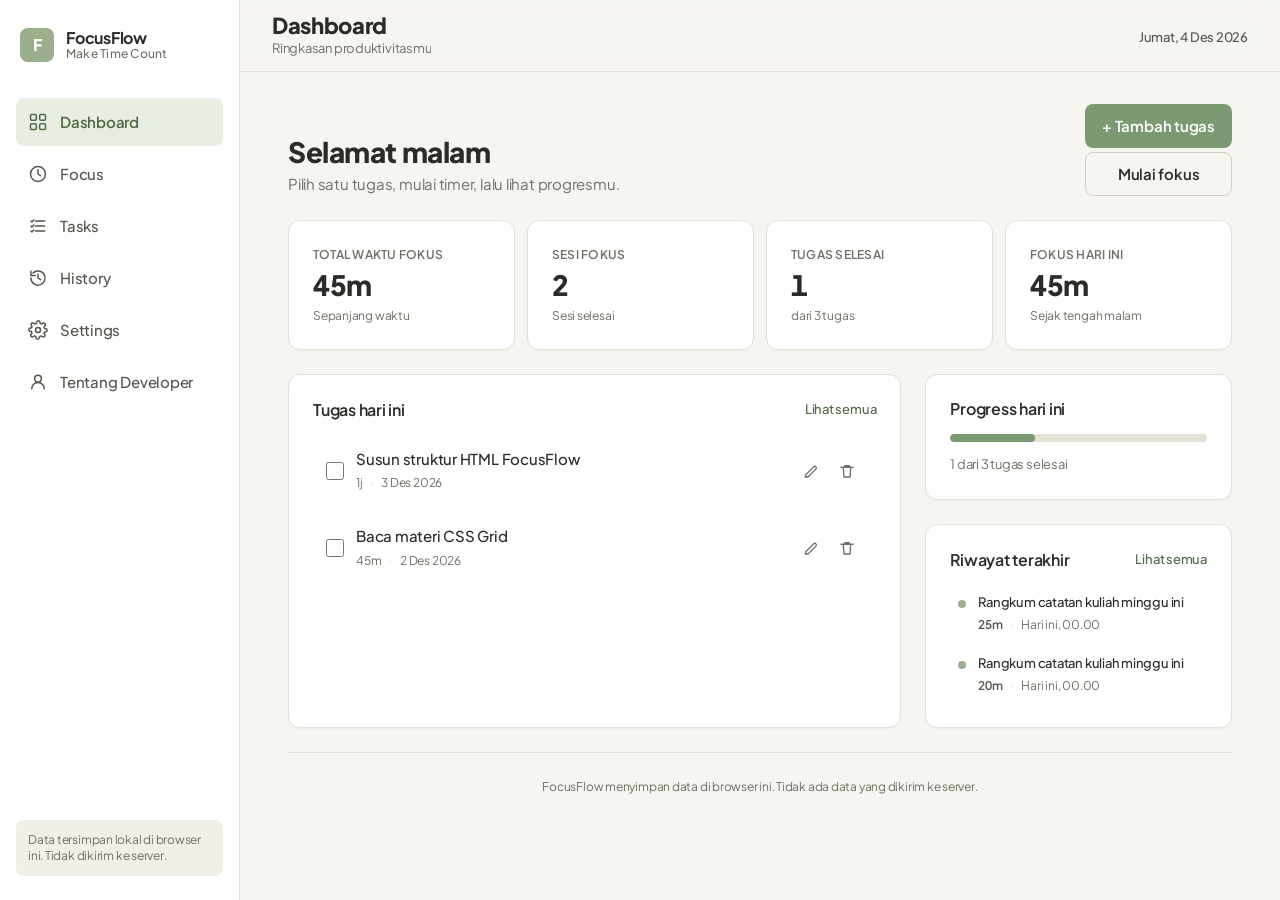
<file: index.html>
<!DOCTYPE html>
<html lang="id">

<head>
  <meta charset="UTF-8">
  <meta name="viewport" content="width=device-width, initial-scale=1.0">
  <meta name="description"
    content="FocusFlow — aplikasi produktivitas personal untuk merencanakan tugas, fokus, dan mengevaluasi progres.">
  <meta name="theme-color" content="#f7f5f0">
  <meta name="color-scheme" content="light">
  <title>FocusFlow - Make Time Count</title>

  <link rel="icon" href="assets/favicon.svg" type="image/svg+xml" />

  <link rel="preconnect" href="https://fonts.googleapis.com" />
  <link rel="preconnect" href="https://fonts.gstatic.com" crossorigin />
  <link href="https://fonts.googleapis.com/css2?family=Plus+Jakarta+Sans:wght@400;500;600;700;800&display=swap"
    rel="stylesheet" />

  <link rel="stylesheet" href="css/tokens.css" />
  <link rel="stylesheet" href="css/base.css" />
  <link rel="stylesheet" href="css/layout.css" />
  <link rel="stylesheet" href="css/components.css" />
  <link rel="stylesheet" href="css/views.css" />
</head>

<body>
  <a href="#main-content" class="skip-link">Lewati ke konten utama</a>

  <div class="app-shell">
    <!-- SIDEBAR -->
    <aside class="sidebar" id="sidebar" aria-label="Navigasi utama">
      <a href="#/dashboard" class="brand" aria-label="FocusFlow, kembali ke dashboard">
        <span class="brand-mark" aria-hidden="true">F</span>
        <span class="brand-text">
          <strong>FocusFlow</strong>
          <small>Make Time Count</small>
        </span>
      </a>

      <nav class="nav" aria-label="Menu utama">
        <a href="#/dashboard" class="nav-link is-active" data-nav="dashboard" aria-current="page">
          <svg viewBox="0 0 24 24" width="20" height="20" fill="none" stroke="currentColor" stroke-width="1.8"
            aria-hidden="true" focusable="false">
            <rect x="3" y="3" width="7" height="7" rx="1.5" />
            <rect x="14" y="3" width="7" height="7" rx="1.5" />
            <rect x="3" y="14" width="7" height="7" rx="1.5" />
            <rect x="14" y="14" width="7" height="7" rx="1.5" />
          </svg>
          <span>Dashboard</span>
        </a>

        <a class="nav-link" href="#/focus" data-nav="focus">
          <svg viewBox="0 0 24 24" width="20" height="20" fill="none" stroke="currentColor" stroke-width="1.8"
            aria-hidden="true" focusable="false">
            <circle cx="12" cy="12" r="9" />
            <path d="M12 7v5l3 2" stroke-linecap="round" stroke-linejoin="round" />
          </svg>
          <span>Focus</span>
        </a>

        <a class="nav-link" href="#/tasks" data-nav="tasks">
          <svg viewBox="0 0 24 24" width="20" height="20" fill="none" stroke="currentColor" stroke-width="1.8"
            aria-hidden="true" focusable="false">
            <path d="M9 6h11M9 12h11M9 18h11" stroke-linecap="round" />
            <path d="m3.5 6 1.2 1.2L7 4.8M3.5 12l1.2 1.2L7 10.8M3.5 18l1.2 1.2L7 16.8" stroke-linecap="round"
              stroke-linejoin="round" />
          </svg>
          <span>Tasks</span>
        </a>

        <a class="nav-link" href="#/history" data-nav="history">
          <svg viewBox="0 0 24 24" width="20" height="20" fill="none" stroke="currentColor" stroke-width="1.8"
            aria-hidden="true" focusable="false">
            <path d="M3.5 12a8.5 8.5 0 1 0 2.5-6" stroke-linecap="round" />
            <path d="M3.5 4v5h5" stroke-linecap="round" stroke-linejoin="round" />
            <path d="M12 7.5V12l3 2" stroke-linecap="round" stroke-linejoin="round" />
          </svg>
          <span>History</span>
        </a>

        <a class="nav-link" href="#/settings" data-nav="settings">
          <svg viewBox="0 0 24 24" width="20" height="20" fill="none" stroke="currentColor" stroke-width="1.8"
            aria-hidden="true" focusable="false">
            <circle cx="12" cy="12" r="3" />
            <path
              d="M19.4 15a1.7 1.7 0 0 0 .34 1.88l.06.06a2 2 0 1 1-2.83 2.83l-.06-.06A1.7 1.7 0 0 0 15 19.4a1.7 1.7 0 0 0-1 .6 1.7 1.7 0 0 0-.4 1.1V21a2 2 0 1 1-4 0v-.09A1.7 1.7 0 0 0 8.6 19.4a1.7 1.7 0 0 0-1.88.34l-.06.06a2 2 0 1 1-2.83-2.83l.06-.06A1.7 1.7 0 0 0 4.6 15a1.7 1.7 0 0 0-.6-1 1.7 1.7 0 0 0-1.1-.4H3a2 2 0 1 1 0-4h.09A1.7 1.7 0 0 0 4.6 8.6a1.7 1.7 0 0 0-.34-1.88l-.06-.06a2 2 0 1 1 2.83-2.83l.06.06A1.7 1.7 0 0 0 9 4.6a1.7 1.7 0 0 0 1-.6 1.7 1.7 0 0 0 .4-1.1V3a2 2 0 1 1 4 0v.09A1.7 1.7 0 0 0 15.4 4.6a1.7 1.7 0 0 0 1.88-.34l.06-.06a2 2 0 1 1 2.83 2.83l-.06.06A1.7 1.7 0 0 0 19.4 9c.12.35.32.67.6 1 .3.26.68.4 1.1.4H21a2 2 0 1 1 0 4h-.09a1.7 1.7 0 0 0-1.51.6Z"
              stroke-linecap="round" stroke-linejoin="round" />
          </svg>
          <span>Settings</span>
        </a>

        <a class="nav-link" href="#/tentang" data-nav="tentang">
          <svg viewBox="0 0 24 24" width="20" height="20" fill="none" stroke="currentColor" stroke-width="1.8"
            aria-hidden="true" focusable="false">
            <circle cx="12" cy="8" r="4" />
            <path d="M4.5 20a7.5 7.5 0 0 1 15 0" stroke-linecap="round" />
          </svg>
          <span>Tentang Developer</span>
        </a>
      </nav>

      <div class="sidebar-foot">
        <p class="sidebar-note">Data tersimpan lokal di browser ini. Tidak dikirim ke server.</p>
      </div>
    </aside>
    <!-- ./ SIDEBAR -->

    <button type="button" class="sidebar-backdrop" id="sidebar-backdrop" aria-label="Tutup Menu" hidden></button>

    <!-- MAIN -->
    <div class="main">
      <header class="topbar">
        <button type="button" class="icon-btn menu-toggle" id="menu-toggle" aria-label="Buka Menu"
          aria-controls="sidebar" aria-expanded="false">
          <svg viewBox="0 0 24 24" width="22" height="22" fill="none" stroke="currentColor" stroke-width="1.8"
            aria-hidden="true" focusable="false">
            <path d="M4 7h16M4 12h16M4 17h16" stroke-linecap="round" />
          </svg>
        </button>

        <div class="topbar-title">
          <h1 id="page-title">Dashboard</h1>
          <p id="page-subtitle">Ringkasan produktivitasmu</p>
        </div>

        <div class="topbar-meta">
          <time datetime="" id="today-label">Hari ini</time>
        </div>
      </header>

      <!-- tabindex="-1" membuat skip link bisa memindahkan fokus keyboard
           ke konten utama. Tanpa ini, href="#main-content" hanya scroll. -->
      <main id="main-content" class="content" tabindex="-1">
        <!-- Dashboard -->
        <section class="view" id="view-dashboard" data-view="dashboard" tabindex="-1">
          <div class="page-head">
            <div>
              <h2 id="dashboard-greeting">Selamat Datang</h2>
              <p class="muted">Pilih satu tugas, mulai timer, lalu lihat progresmu.</p>
            </div>
            <div class="page-actions">
              <button type="button" class="btn btn-primary" data-action="new-task">+ Tambah tugas</button>
              <a href="#/focus" class="btn btn-ghost">Mulai fokus</a>
            </div>
          </div>

          <div class="stat-grid">
            <article class="card stat-card">
              <p class="stat-label">Total waktu fokus</p>
              <p class="stat-value" id="stat-focus-total">0m</p>
              <p class="stat-hint">Sepanjang waktu</p>
            </article>

            <article class="card stat-card">
              <p class="stat-label">Sesi fokus</p>
              <p class="stat-value" id="stat-sessions">0</p>
              <p class="stat-hint">Sesi selesai</p>
            </article>

            <article class="card stat-card">
              <p class="stat-label">Tugas selesai</p>
              <p class="stat-value" id="stat-tasks-done">0</p>
              <p class="stat-hint" id="stat-tasks-hint">dari 0 tugas</p>
            </article>

            <article class="card stat-card">
              <p class="stat-label">Fokus hari ini</p>
              <p class="stat-value" id="stat-today-focus">0m</p>
              <p class="stat-hint">Sejak tengah malam</p>
            </article>
          </div>

          <div class="dashboard-grid">
            <section class="card" aria-labelledby="today-heading">
              <div class="card-head">
                <h3 id="today-heading">Tugas hari ini</h3>
                <a href="#/tasks">Lihat semua</a>
              </div>

              <ul class="task-list task-list--compact" id="today-task-list"></ul>
              <p class="empty-state" id="today-empty">
                Belum ada tugas. Tambahkan satu untuk mulai.
              </p>
            </section>

            <div class="stack">
              <section class="card" aria-labelledby="progress-heading">
                <div class="card-head">
                  <h3 id="progress-heading">Progress hari ini</h3>
                </div>

                <div class="progress" id="daily-progress" role="progressbar" aria-labelledby="progress-heading"
                  aria-valuemin="0" aria-valuemax="100" aria-valuenow="0">
                  <span class="progress-bar" id="daily-progress-bar"></span>
                </div>
                <p class="muted" id="daily-progress-text">0 dari 0 tugas selesai</p>
              </section>

              <section class="card" aria-labelledby="recent-heading">
                <div class="card-head">
                  <h3 id="recent-heading">Riwayat terakhir</h3>
                  <a href="#/history">Lihat semua</a>
                </div>

                <ul class="session-list session-list--compact" id="recent-session-list"></ul>
                <p class="empty-state" id="recent-empty">Belum ada sesi fokus.</p>
              </section>
            </div>
          </div>
        </section>
        <!-- ./ Dashboard -->

        <!-- FOCUS -->
        <section class="view" id="view-focus" data-view="focus" tabindex="-1" hidden>
          <div class="page-head">
            <div>
              <h2>Fokus</h2>
              <p class="muted">Satu tugas, satu sesi, tanpa distraksi</p>
            </div>
          </div>

          <div class="focus-grid">
            <section class="card timer-card" aria-labelledby="timer-heading">
              <h2 class="sr-only" id="timer-heading">Timer</h2>

              <div class="mode-switch" role="group" aria-label="Mode timer">
                <button type="button" class="mode-btn is-active" data-mode="focus" aria-pressed="true">
                  Fokus
                </button>
                <button type="button" class="mode-btn" data-mode="break" aria-pressed="false">
                  Istirahat
                </button>
              </div>

              <div class="timer-ring">
                <svg viewBox="0 0 220 220" aria-hidden="true" focusable="false">
                  <circle class="timer-track" cx="110" cy="110" r="96" />
                  <circle class="timer-progress" id="timer-progress" cx="110" cy="110" r="96" stroke-dasharray="603.19"
                    stroke-dashoffset="0" />
                </svg>

                <div class="timer-face">
                  <p class="timer-time" id="timer-display" role="timer" aria-live="off">25:00</p>

                  <p class="timer-mode-label" id="timer-mode-label">Waktu fokus</p>
                </div>
              </div>

              <p class="sr-only" id="timer-status" aria-live="polite">Pilih tugas terlebih dahulu.</p>

              <div class="timer-actions">
                <button type="button" class="btn btn-primary btn-lg" id="timer-start" disabled>
                  Mulai
                </button>
                <button type="button" class="btn btn-primary btn-lg" id="timer-pause" disabled>
                  Jeda
                </button>
                <button type="button" class="btn btn-primary btn-lg" id="timer-resume" disabled>
                  Lanjutkan
                </button>
                <button type="button" class="btn btn-ghost btn-lg" id="timer-reset" disabled>
                  Reset
                </button>
              </div>

              <p class="timer-hint">Timer memakai waktu akhir sesi, jadi tetap akurat saat tab tidak aktif.</p>

            </section>

            <aside class="card focus-side" aria-labelledby="active-task-heading">
              <h2 id="active-task-heading">Tugas aktif</h2>

              <div class="field">
                <label for="focus-task-select" class="field-label">Pilih tugas</label>
                <select id="focus-task-select" class="select" aria-describedby="focus-task-meta">
                  <option value="">Belum ada tugas</option>
                </select>
              </div>

              <p class="muted" id="focus-task-meta">Tambahkan tugas dulu di halaman Tasks.</p>

              <a href="#/tasks" class="btn btn-ghost btn-sm">Kelola tugas</a>

              <div class="focus-note">
                <h3>Sesi dicatat saat</h3>
                <ul class="plain-list">
                  <li>Timer fokus selesai secara normal.</li>
                  <li>Bukan saat dijeda atau di-reset.</li>
                  <li>Hanya satu kali per sesi.</li>
                </ul>
              </div>
            </aside>
          </div>
        </section>
        <!-- ./ FOCUS -->

        <!-- TASKS -->
        <section class="view" id="view-tasks" data-view="tasks" tabindex="-1" hidden>
          <div class="page-head">
            <div>
              <h2>Tugas</h2>
              <p class="muted" id="task-count-label">0 tugas</p>
            </div>

            <button type="button" class="btn btn-primary" data-action="new-task">+ Tambah tugas</button>
          </div>

          <div class="toolbar">
            <div class="filter-group" role="group" aria-label="Filter tugas">
              <button type="button" class="filter-btn is-active" data-filter="all" aria-pressed="true">
                Semua
              </button>
              <button type="button" class="filter-btn" data-filter="active" aria-pressed="false">
                Belum selesai
              </button>
              <button type="button" class="filter-btn" data-filter="done" aria-pressed="false">
                Selesai
              </button>
            </div>
          </div>

          <ul class="task-list card" id="task-list"></ul>

          <div class="card empty-state" id="tasks-empty">
            <p>Belum ada tugas. Mulai dari satu pekerjaan kecil.</p>
            <button type="button" class="btn btn-primary" data-action="new-task">Tambah tugas pertama</button>
          </div>
        </section>
        <!-- ./ TASKS -->

        <!-- HISTORY -->
        <section class="view" id="view-history" data-view="history" tabindex="-1" hidden>
          <div class="page-head">
            <div>
              <h2>Riwayat</h2>
              <p class="muted" id="history-summary">0 sesi</p>
            </div>
            <button type="button" class="btn btn-danger-ghost" id="history-clear" disabled>
              Hapus riwayat
            </button>
          </div>

          <ul class="card session-list" id="history-list"></ul>

          <div class="card empty-state" id="history-empty">
            <p>Belum ada sesi selesai. Jalankan timer fokus untuk mencatat sesi pertama.</p>
            <a href="#/focus" class="btn btn-primary">Mulai fokus</a>
          </div>
        </section>
        <!-- ./ HISTORY -->

        <!-- SETTINGS -->
        <section class="view" id="view-settings" data-view="settings" tabindex="-1" hidden>
          <div class="page-head">
            <div>
              <h2>Pengaturan</h2>
              <p class="muted">Atur durasi timer dan preferensi aplikasi.</p>
            </div>
          </div>

          <form class="card settings-form" id="settings-form">
            <fieldset>
              <legend>Durasi timer</legend>

              <div class="field-row">
                <div class="field">
                  <label for="setting-focus">Durasi fokus (menit)</label>
                  <input type="number" name="focusMin" id="setting-focus" min="1" max="120" step="1" inputmode="numeric"
                    value="25" required>
                </div>

                <div class="field">
                  <label for="setting-break">Durasi istirahat (menit)</label>
                  <input type="number" name="breakMin" id="setting-break" min="1" max="60" step="1" inputmode="numeric"
                    value="5" required>
                </div>
              </div>
            </fieldset>

            <fieldset>
              <legend>Preferensi</legend>

              <label for="setting-sound" class="switch-row">
                <span>
                  <strong>Suara saat timer selesai</strong>
                  <small>Bunyi singkat sebagai penanda.</small>
                </span>
                <input type="checkbox" id="setting-sound" name="sound" checked>
              </label>
            </fieldset>

            <div class="form-actions">
              <button type="submit" class="btn btn-primary">Simpan pengaturan</button>
              <button type="button" class="btn btn-ghost" id="settings-default">Kembalikan default</button>
            </div>
          </form>

          <section class="card danger-zone" aria-labelledby="data-heading">
            <h3 id="data-heading">Data &amp; penyimpanan</h3>
            <p>
              FocusFlow menyimpan tugas, riwayat sesi, dan pengaturan di localStorage browser ini.
              Data tidak disinkronkan antarperangkat atau antarbrowser.
            </p>
            <button type="button" class="btn btn-danger" id="data-reset">Hapus semua data</button>
          </section>
        </section>
        <!-- ./ SETTINGS -->

        <!-- TENTANG DEVELOPER -->
        <section class="view" id="view-tentang" data-view="tentang" tabindex="-1">

          <!-- 1. Hero: nama + foto profile -->
          <div class="card about-hero">
            <figure class="about-hero-photo">
              <img src="assets/ini-foto.jpeg" alt="Foto developer">
            </figure>
            <div class="about-hero-body">
              <h2 class="about-name">Kefiar Sakki Widyarinakit</h2>

              <p class="about-role">Mahasigma</p>

              <ul class="about-chips">
                <li>Vibe Coding</li>
                <li>Vibe Coding</li>
              </ul>
            </div>
          </div>
          <!-- ./ HERO -->

          <!-- 2. Grid: kiri (Biodata, Tentang Saya) | kanan (Keahlian, Portfolio & Sosial) -->
          <div class="about-grid">

            <!-- KOLOM KIRI -->
            <div class="about-col">

              <!-- BIODATA -->
              <section class="card about-card" aria-labelledby="about-biodata">
                <h3 id="about-biodata">Biodata</h3>
                <dl class="about-list">
                  <dt>Nama</dt>
                  <dd>Kefiar Sakki Widyarinakit</dd>

                  <dt>Peran</dt>
                  <dd>Mahasiwa</dd>

                  <dt>Lokasi</dt>
                  <dd>Mojokerto, Switzerland</dd>

                  <dt>Email</dt>
                  <dd><a href="mailto:kefiarsakki762@gmail.com">kefiarsakki762@gmail.com</a></dd>

                  <dt>Institusi</dt>
                  <dd>Universitas Dinamika (STIKOM Surabaya)</dd>
                </dl>
              </section>
              <!-- ./ BIODATA -->

              <!-- TENTANG SAYA -->
              <section class="card about-card" aria-labelledby="about-aboutme">
                <h3 id="about-aboutme">Tentang Saya</h3>
                <p class="about-bio">
                  Saya Kefiar Sakki Widyarinakit, mahasiswa D3 Sistem Informasi Universitas Dinamika
                  dengan ketertarikan di pengembangan aplikasi, website, dan AI. Project FocusFlow
                  menjadi sarana saya mengembangkan kemampuan HTML, CSS, dan JavaScript. Mulai dari
                  perancangan tampilan, fitur interaktif, hingga pengelolaan data dengan localStorage.
                  Proyek ini juga menerapkan materi perkuliahan dan menjadi pengalaman bermanfaat
                  dalam pengembangan kemampuan pemrograman web saya.
                </p>
              </section>
              <!-- ./ TENTANG SAYA -->

            </div>
            <!-- ./ KOLOM KIRI -->

            <!-- KOLOM KANAN -->
            <div class="about-col">

              <!-- KEAHLIAN -->
              <section class="card about-card" aria-labelledby="about-skills">
                <h3 id="about-skills">Keahlian</h3>
                <ul class="about-skills">
                  <li>Vibe Coding</li>
                  <li>Vibe Coding</li>
                  <li>Vibe Coding</li>
                </ul>
              </section>
              <!-- ./ KEAHLIAN -->

              <!-- PORTFOLIO & SOSIAL -->
              <section class="card about-card" aria-labelledby="about-social">
                <h3 id="about-social">Portfolio & Sosial</h3>
                <ul class="about-links">
                  <li><a class="btn btn-ghost btn-sm" href="https://github.com/keffswida" rel="noopener"
                      target="_blank">GitHub</a></li>
                  <li><a class="btn btn-ghost btn-sm" href="https://linkedin.com/in/keffswida" rel="noopener"
                      target="_blank">LinkedIn</a></li>
                  <li><a class="btn btn-ghost btn-sm" href="https://instagram.com/keffswida" rel="noopener"
                      target="_blank">Instagram</a></li>
                </ul>
              </section>
              <!-- ./ PORTFOLIO & SOSIAL -->

            </div>
            <!-- ./ KOLOM KANAN -->

          </div>
        </section>
        <!-- ./ TENTANG DEVELOPER -->

        <!-- FOOTER -->
        <footer class="app-footer">
          <p>FocusFlow menyimpan data di browser ini. Tidak ada data yang dikirim ke server.</p>
        </footer>
        <!-- ./ FOOTER -->

        <div class="toast-region" id="toast-region" role="status" aria-live="polite" aria-atomic="true"></div>
      </main>
    </div>
    <!-- ./ MAIN -->

  </div>

  <!-- DIALOG: TAMBAH / EDIT TUGAS -->
  <dialog class="dialog" id="task-dialog" aria-labelledby="task-dialog-title">
    <form class="dialog-form" id="task-form">
      <div class="dialog-head">
        <h2 id="task-dialog-title">Tambah tugas</h2>
        <button type="button" class="icon-btn" data-close-dialog aria-label="Tutup dialog">
          <svg viewBox="0 0 24 24" width="20" height="20" fill="none" stroke="currentColor" stroke-width="1.8"
            aria-hidden="true" focusable="false">
            <path d="m6 6 12 12M18 6 6 18" stroke-linecap="round" />
          </svg>
        </button>
      </div>

      <input type="hidden" id="task-id" value="">

      <div class="field">
        <label for="task-title">Judul tugas</label>
        <input type="text" id="task-title" name="title" maxlength="80" placeholder="Contoh: Belajar CSS Grid"
          autocomplete="off" required autofocus>
      </div>

      <div class="field">
        <label for="task-estimate">Estimasi (menit)</label>
        <input type="number" name="estimateMin" id="task-estimate" min="5" max="480" step="5" inputmode="numeric"
          value="30" required>
        <p class="field-hint">Perkiraan durasi, bukan batas timer.</p>
      </div>

      <div class="dialog-actions">
        <button type="button" class="btn btn-ghost" data-close-dialog>Batal</button>
        <button type="submit" class="btn btn-primary" id="task-submit">Simpan</button>
      </div>
    </form>
  </dialog>
  <!-- ./ DIALOG: TAMBAH / EDIT TUGAS -->

  <!-- DIALOG: KONFIRMASI -->
  <dialog class="dialog" id="confirm-dialog" aria-labelledby="confirm-title">
    <form class="dialog-form" method="dialog">
      <h2 id="confirm-title">Konfirmasi</h2>
      <p id="confirm-message">Yakin ingin melanjutkan?</p>

      <div class="dialog-actions">
        <button type="submit" class="btn btn-ghost" value="cancel">Batal</button>
        <button type="submit" class="btn btn-danger" id="confirm-ok" value="confirm">Hapus</button>
      </div>
    </form>
  </dialog>
  <!-- ./ DIALOG: KONFIRMASI -->

  <!-- TEMPLATE: TASK ITEM -->
  <template id="task-item-template">
    <li class="task-item">
      <input type="checkbox" class="task-toggle" aria-label="Tandai selesai">

      <div class="task-body">
        <p class="task-title"></p>
        <p class="task-meta">
          <span class="task-estimate"></span>
          <span class="task-sep" aria-hidden="true">·</span>
          <span class="task-date"></span>
        </p>
      </div>

      <div class="task-actions">
        <button type="button" class="icon-btn task-edit" aria-label="Edit tugas">
          <svg viewBox="0 0 24 24" width="18" height="18" fill="none" stroke="currentColor" stroke-width="1.8"
            aria-hidden="true" focusable="false">
            <path d="M4 20h4l10.5-10.5a2.1 2.1 0 0 0-3-3L5 17v3Z" stroke-linecap="round" stroke-linejoin="round" />
          </svg>
        </button>

        <button type="button" class="icon-btn task-delete" aria-label="Hapus tugas">
          <svg viewBox="0 0 24 24" width="18" height="18" fill="none" stroke="currentColor" stroke-width="1.8"
            aria-hidden="true" focusable="false">
            <path d="M4 7h16M9 7V5h6v2M7 7l1 13h8l1-13" stroke-linecap="round" stroke-linejoin="round" />
          </svg>
        </button>
      </div>
    </li>
  </template>
  <!-- ./ TEMPLATE: TASK ITEM -->

  <!-- TEMPLATE: SESSION ITEM -->
  <template id="session-item-template">
    <li class="session-item">
      <span class="session-dot" aria-hidden="true"></span>
      <div class="session-body">
        <p class="session-title"></p>
        <p class="session-meta">
          <span class="session-duration"></span>
          <span class="task-sep" aria-hidden="true">·</span>
          <time class="session-time"></time>
        </p>
      </div>
    </li>
  </template>
  <!-- ./ TEMPLATE: SESSION ITEM -->

  <noscript>
    <p class="noscript-warning">
      FocusFlow membutuhkan JavaScript. Aktifkan JavaScript di browser untuk menggunakan aplikasi.
    </p>
  </noscript>

  <script src="js/utils.js"></script>
  <script src="js/store.js"></script>
  <script src="js/tasks.js"></script>
  <script src="js/timer.js"></script>
  <script src="js/dashboard.js"></script>
  <script src="js/history.js"></script>
  <script src="js/settings.js"></script>
  <script src="js/app.js"></script>

</body>

</html>
</file>
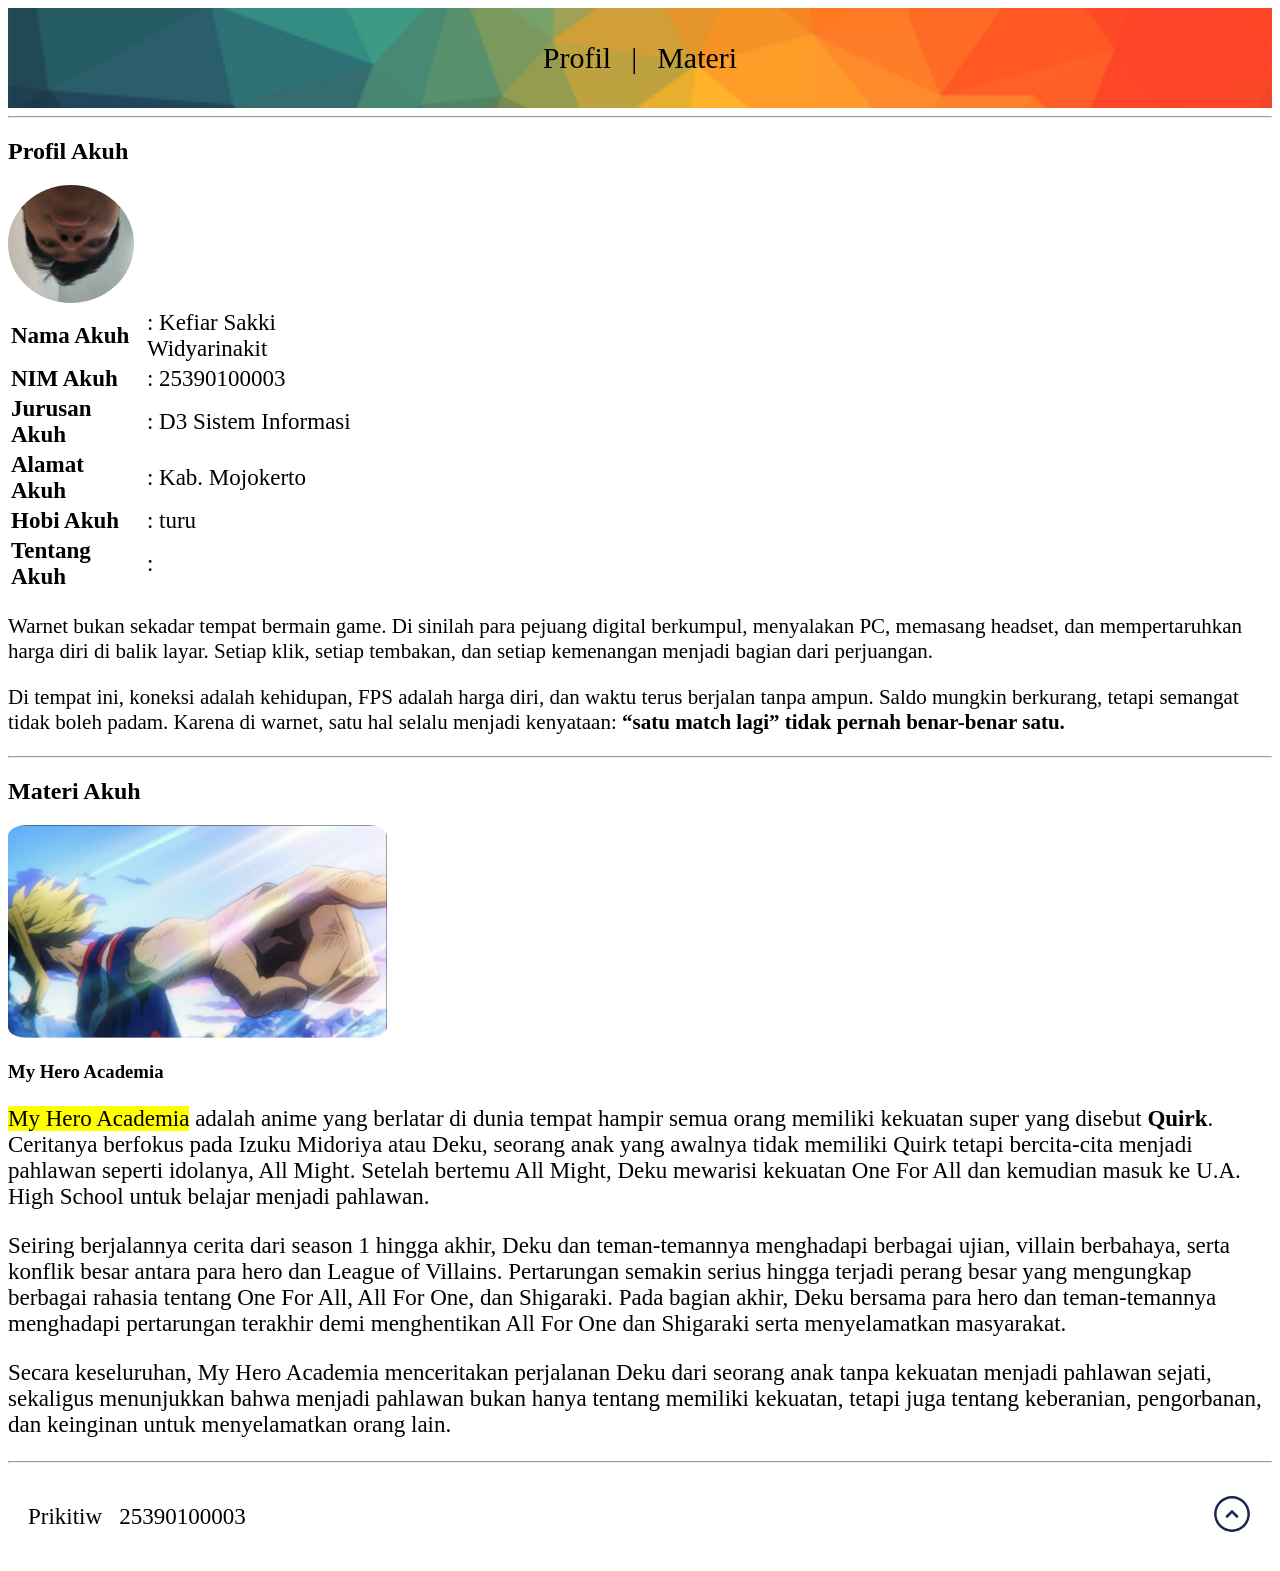
<file: biodata.html>
<!DOCTYPE html>
<html lang="en">

<head>
    <meta charset="UTF-8">
    <meta name="viewport" content="width=device-width, initial-scale=1.0">
    <title>All About Kefi</title>
    <link rel="stylesheet" href="assets/css/prikitiw.css">
</head>

<body>
    <header id="header">
        <img src="assets/images/header.png" alt="ini-header" id="ini-header" style="width: 100%;">
        <div id="header-content">
            <a href="#profile">Profil</a>
            <a>|</a>
            <a href="#materi">Materi</a>
        </div>
    </header>

    <hr>

    <section id="profile">
        <h1>Profil Akuh</h1>
        <img src="assets/images/p.jpg" alt="foto-gwehj">
        <table style="width: 30%;">
            <tr>
                <td><b>Nama Akuh</b></td>
                <td>: Kefiar Sakki Widyarinakit</td>
            </tr>
            <tr>
                <td><b>NIM Akuh</b></td>
                <td>: 25390100003</td>
            </tr>
            <tr>
                <td><b>Jurusan Akuh</b></td>
                <td>: D3 Sistem Informasi</td>
            </tr>
            <tr>
                <td><b>Alamat Akuh</b></td>
                <td>: Kab. Mojokerto</td>
            </tr>
            <tr>
                <td><b>Hobi Akuh</b></td>
                <td>: turu</td>
            </tr>
            <tr>
                <td><b>Tentang Akuh</b></td>
                <td>:</td>
            </tr>
        </table>
        <p id="tentang-gwehj">
            Warnet bukan sekadar tempat bermain game. Di sinilah para pejuang digital berkumpul, menyalakan PC, memasang
            headset, dan mempertaruhkan harga diri di balik layar. Setiap klik, setiap tembakan, dan setiap kemenangan
            menjadi bagian dari perjuangan.
        </p>

        <p id="tentang-gwehj">
            Di tempat ini, koneksi adalah kehidupan, FPS adalah harga diri, dan waktu terus berjalan tanpa ampun. Saldo
            mungkin berkurang, tetapi semangat tidak boleh padam. Karena di warnet, satu hal selalu menjadi kenyataan:
            <b>“satu match lagi” tidak pernah benar-benar satu.</b>
        </p>
    </section>

    <hr>

    <section id="materi">
        <h1>Materi Akuh</h1>
        <img src="assets/images/all-might.png" alt="all-might">
        <h3>My Hero Academia</h3>
        <p><mark>My Hero Academia</mark> adalah anime yang berlatar di dunia tempat hampir semua orang memiliki kekuatan
            super yang disebut <b>Quirk</b>. Ceritanya berfokus pada Izuku Midoriya atau Deku, seorang anak yang awalnya
            tidak memiliki Quirk tetapi bercita-cita menjadi pahlawan seperti idolanya, All Might. Setelah bertemu All
            Might, Deku mewarisi kekuatan One For All dan kemudian masuk ke U.A. High School untuk belajar menjadi
            pahlawan.
        </p>
        <p>Seiring berjalannya cerita dari season 1 hingga akhir, Deku dan teman-temannya menghadapi berbagai ujian,
            villain berbahaya, serta konflik besar antara para hero dan League of Villains. Pertarungan semakin serius
            hingga terjadi perang besar yang mengungkap berbagai rahasia tentang One For All, All For One, dan
            Shigaraki. Pada bagian akhir, Deku bersama para hero dan teman-temannya menghadapi pertarungan terakhir demi
            menghentikan All For One dan Shigaraki serta menyelamatkan masyarakat. </p>
        <p>Secara keseluruhan, My Hero Academia menceritakan perjalanan Deku dari seorang anak tanpa kekuatan menjadi
            pahlawan sejati, sekaligus menunjukkan bahwa menjadi pahlawan bukan hanya tentang memiliki kekuatan, tetapi
            juga tentang keberanian, pengorbanan, dan keinginan untuk menyelamatkan orang lain.</p>
    </section>
    <hr>
    <footer id="footer">
        <p id="cr">Prikitiw &nbsp; 25390100003</p>
        <p>
            <a href="">
                <svg width="40" height="40" viewBox="0 0 24 24" fill="none" xmlns="http://www.w3.org/2000/svg">
                    <path fill-rule="evenodd" clip-rule="evenodd"
                        d="M12 2.75C6.89137 2.75 2.75 6.89137 2.75 12C2.75 17.1086 6.89137 21.25 12 21.25C17.1086 21.25 21.25 17.1086 21.25 12C21.25 6.89137 17.1086 2.75 12 2.75ZM1.25 12C1.25 6.06294 6.06294 1.25 12 1.25C17.9371 1.25 22.75 6.06294 22.75 12C22.75 17.9371 17.9371 22.75 12 22.75C6.06294 22.75 1.25 17.9371 1.25 12ZM8.46967 12.9697L11.4697 9.96967C11.7626 9.67678 12.2374 9.67678 12.5303 9.96967L15.5303 12.9697C15.8232 13.2626 15.8232 13.7374 15.5303 14.0303C15.2374 14.3232 14.7626 14.3232 14.4697 14.0303L12 11.5607L9.53033 14.0303C9.23744 14.3232 8.76256 14.3232 8.46967 14.0303C8.17678 13.7374 8.17678 13.2626 8.46967 12.9697Z"
                        fill="#1C274C" />
                </svg>
            </a>
        </p>
    </footer>
</body>

</html>
</file>
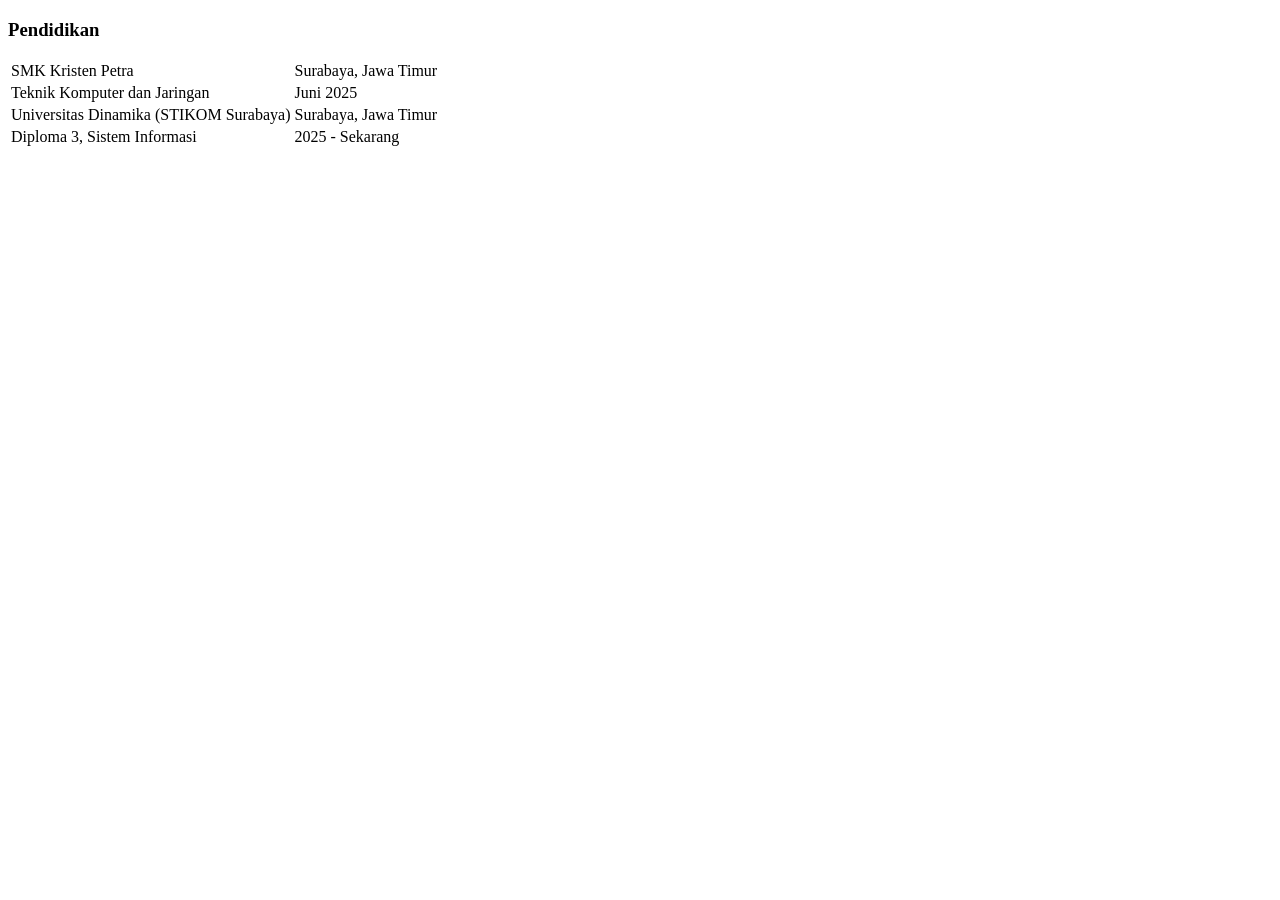
<file: edu.html>
<!DOCTYPE html>
<html lang="en">
<head>
    <meta charset="UTF-8">
    <meta name="viewport" content="width=device-width, initial-scale=1.0">
    <title>Education</title>
</head>
<body>
    <section id="edu">
        <h3>Pendidikan</h3>
        <table>
            <tr>
          <td>SMK Kristen Petra</td>
          <td>Surabaya, Jawa Timur</td>
        </tr>
        <tr>
          <td>Teknik Komputer dan Jaringan</td>
          <td>Juni 2025</td>
        </tr>
        <tr>
          <td>Universitas Dinamika (STIKOM Surabaya)</td>
          <td>Surabaya, Jawa Timur</td>
        </tr>
        <tr>
          <td>Diploma 3, Sistem Informasi</td>
          <td>2025 - Sekarang</td>
        </tr>
        </table>
    </section>
</body>
</html>
</file>
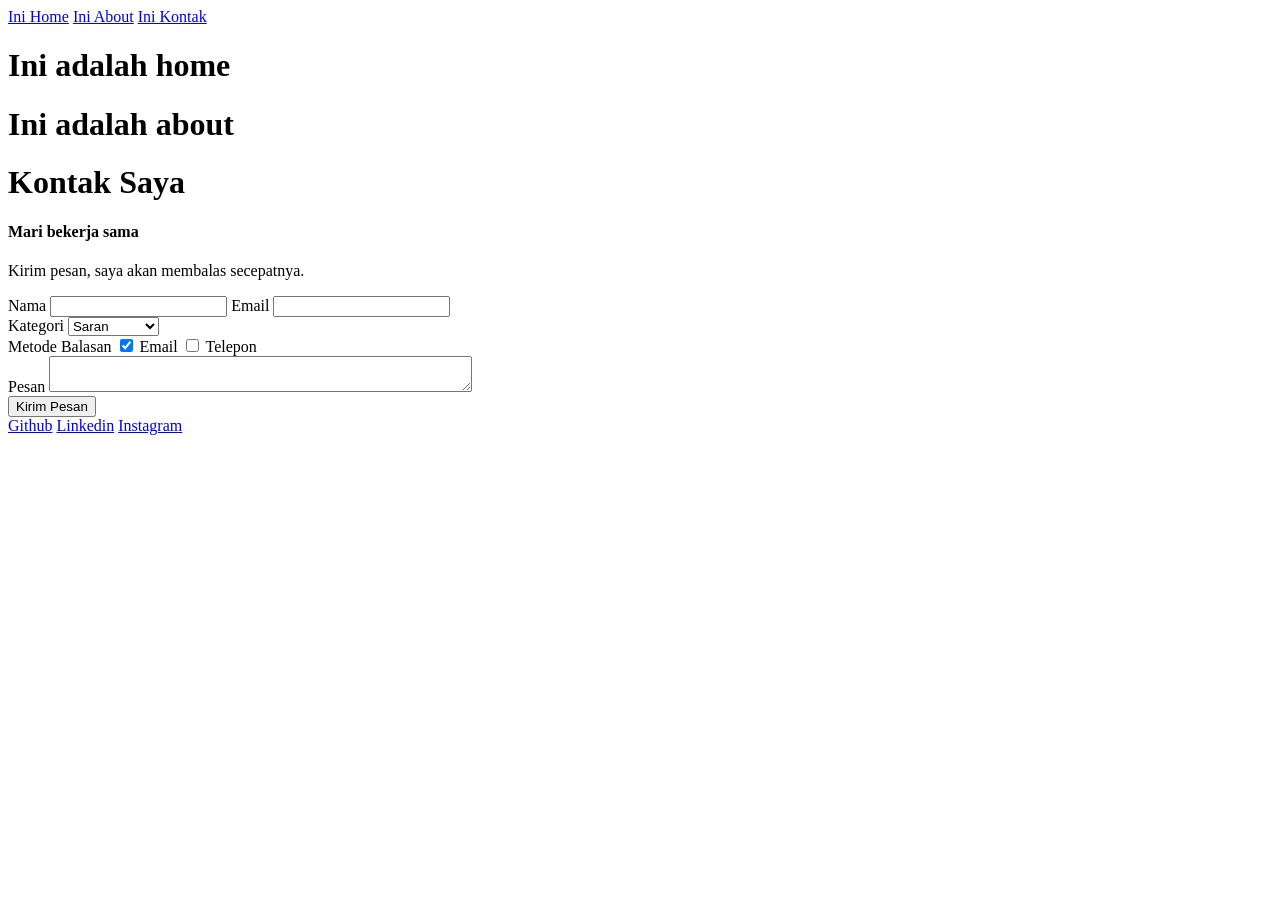
<file: formulir.html>
<!doctype html>
<html lang="en">
  <head>
    <meta charset="UTF-8" />
    <meta name="viewport" content="width=device-width, initial-scale=1.0" />
    <link rel="icon" type="image/png" href="assets/favicon.ico" />
    <title>Ini Form</title>
  </head>
  <body>
    <header>
      <nav>
        <a href="#home">Ini Home</a>
        <a href="#about">Ini About</a>
        <a href="#contact">Ini Kontak</a>
      </nav>
    </header>
    <main>
      <div id="home">
        <h1>Ini adalah home</h1>
      </div>

      <div id="about">
        <h1>Ini adalah about</h1>
      </div>

      <div id="contact">
        <h1>Kontak Saya</h1>
        <h4>Mari bekerja sama</h4>
        <p>Kirim pesan, saya akan membalas secepatnya.</p>

        <div class="form-send-smt">
          <form action="" method="get">
            <div class="sender-identity">
              <label for="nama">Nama</label>
              <input type="text" name="name" id="nama" />
              <label for="email">Email</label>
              <input type="email" name="email" id="email" />
            </div>
            <div class="category">
              <label for="kategori">Kategori</label>
              <select name="category" id="kategori">
                <option value="saran">Saran</option>
                <option value="kritik">Kritik</option>
                <option value="pertanyaan">Pertanyaan</option>
              </select>
            </div>
            <div class="method">
              <label for="">Metode Balasan</label>
              <input
                type="checkbox"
                name="method"
                id="methodEmail"
                value="email"
                checked
              />
              <label for="methodEmail">Email</label>
              <input
                type="checkbox"
                name="method"
                id="methodTelepon"
                value="telepon"
              />
              <label for="methodTelepon">Telepon</label>
            </div>
            <div class="message">
              <label for="message">Pesan</label>
              <textarea
                name="message"
                id="message"
                cols="50"
                rows="2"
              ></textarea>
            </div>
            <input type="submit" value="Kirim Pesan" />
          </form>
        </div>
      </div>
      <footer class="social-media">
        <a href="https://github.com/keffswida" target="_blank">Github</a>
        <a href="https://linkedin.com/in/keffswida" target="_blank">Linkedin</a>
        <a href="https://instagram.com/keffswida" target="_blank">Instagram</a>
      </footer>
    </main>
  </body>
</html>
</file>
<file: css/tokens.css>
/* Design tokens — satu-satunya tempat nilai visual didefinisikan. */

/* ------------------------------------------------------------------ */
/* WARNA                                                               */
/* ------------------------------------------------------------------ */
:root {
  /* Permukaan */
  --color-bg: #f7f5f0;
  --color-surface: #ffffff;
  --color-surface-alt: #f1efe8;
  --color-border: #e4e1d8;
  --color-border-strong: #d3cfc2;

  /* Teks */
  --color-text: #2b2b28;
  --color-text-soft: #55554d;
  --color-muted: #6f6f66;
  --color-on-accent: #ffffff;

  /* Aksen hijau sage */
  --color-accent: #9ab08d;
  --color-accent-strong: #7c9a72;
  --color-accent-ink: #4f6b45;
  --color-accent-soft: #e8eee2;

  /* Terracotta — untuk tindakan destruktif */
  --color-danger: #b4553f;
  --color-danger-strong: #9c4633;
  --color-danger-ink: #7a3323;
  --color-danger-soft: #f6e7e2;

  /* Interaksi */
  --color-focus-ring: #7c9a72;
  --color-backdrop: rgb(43 43 40 / 45%);
  --color-track: #e4e1d8;

  /* Status */
  --color-success: #7c9a72;
  --color-shadow-tint: 43 43 40;
}

/* ------------------------------------------------------------------ */
/* TIPOGRAFI                                                           */
/* ------------------------------------------------------------------ */
:root {
  --font-sans: "Plus Jakarta Sans", system-ui, -apple-system, "Segoe UI",
    Roboto, "Helvetica Neue", Arial, sans-serif;
  --font-mono: ui-monospace, "SF Mono", "Cascadia Mono", Menlo, Consolas,
    monospace;

  --text-xs: 0.75rem;   /* 12px */
  --text-sm: 0.8125rem; /* 13px */
  --text-base: 0.9375rem; /* 15px */
  --text-md: 1rem;      /* 16px */
  --text-lg: 1.125rem;  /* 18px */
  --text-xl: 1.375rem;  /* 22px */
  --text-2xl: 1.75rem;  /* 28px */
  --text-3xl: 2.25rem;  /* 36px */

  --weight-regular: 400;
  --weight-medium: 500;
  --weight-semibold: 600;
  --weight-bold: 700;
  --weight-extrabold: 800;

  --leading-tight: 1.2;
  --leading-snug: 1.35;
  --leading-normal: 1.6;

  --tracking-tight: -0.015em;
  --tracking-wide: 0.02em;
}

/* ------------------------------------------------------------------ */
/* SPACING                                                             */
/* ------------------------------------------------------------------ */
:root {
  --space-1: 0.25rem;  /* 4px */
  --space-2: 0.5rem;   /* 8px */
  --space-3: 0.75rem;  /* 12px */
  --space-4: 1rem;     /* 16px */
  --space-5: 1.5rem;   /* 24px */
  --space-6: 2rem;     /* 32px */
  --space-7: 3rem;     /* 48px */
  --space-8: 4rem;     /* 64px */

  --content-max: 1080px;
  --sidebar-width: 240px;
  --topbar-height: 64px;
}

/* ------------------------------------------------------------------ */
/* BENTUK                                                              */
/* ------------------------------------------------------------------ */
:root {
  --radius-xs: 4px;
  --radius-sm: 8px;
  --radius-md: 12px;
  --radius-lg: 16px;
  --radius-xl: 24px;
  --radius-pill: 999px;

  --border-width: 1px;

  --shadow-1: 0 1px 2px rgb(var(--color-shadow-tint) / 4%);
  --shadow-2: 0 2px 8px rgb(var(--color-shadow-tint) / 7%);
  --shadow-3: 0 12px 32px rgb(var(--color-shadow-tint) / 14%);

  --ring-width: 2px;
  --ring-offset: 2px;
}

/* ------------------------------------------------------------------ */
/* EFEK & WAKTU                                                        */
/* ------------------------------------------------------------------ */
:root {
  --duration-fast: 120ms;
  --duration-base: 200ms;
  --duration-slow: 320ms;

  --ease-standard: cubic-bezier(0.2, 0, 0.13, 1);
  --ease-out: cubic-bezier(0.16, 1, 0.3, 1);
}

/* ------------------------------------------------------------------ */
/* LAYER                                                               */
/* ------------------------------------------------------------------ */
:root {
  --z-base: 0;
  --z-sticky: 10;
  --z-backdrop: 40;
  /* Sidebar off-canvas harus di ATAS backdrop, kalau tidak backdrop
     menutupi menu dan seluruh nav di mobile tidak bisa diklik. */
  --z-sidebar: 45;
  --z-dialog: 50;
  --z-toast: 60;
}
</file>
<file: css/base.css>
/* Base — reset, elemen dasar, utilitas global. */

/* ------------------------------------------------------------------ */
/* RESET                                                               */
/* ------------------------------------------------------------------ */
*,
*::before,
*::after {
  box-sizing: border-box;
}

* {
  margin: 0;
  padding: 0;
}

html {
  -webkit-text-size-adjust: 100%;
  text-size-adjust: 100%;
}

body {
  min-height: 100vh;
  background-color: var(--color-bg);
  color: var(--color-text);
  font-family: var(--font-sans);
  font-size: var(--text-base);
  font-weight: var(--weight-regular);
  line-height: var(--leading-normal);
  letter-spacing: var(--tracking-tight);
  -webkit-font-smoothing: antialiased;
  -moz-osx-font-smoothing: grayscale;
  text-rendering: optimizeLegibility;
}

/* Atribut hidden menang atas display apa pun. */
[hidden] {
  display: none !important;
}

img,
svg,
video,
canvas {
  display: block;
  max-width: 100%;
}

svg {
  flex-shrink: 0;
}

button,
input,
select,
textarea {
  font: inherit;
  color: inherit;
  letter-spacing: inherit;
}

button {
  cursor: pointer;
  background: none;
  border: none;
}

button:disabled {
  cursor: not-allowed;
}

fieldset {
  border: none;
}

template {
  display: none;
}

::placeholder {
  color: var(--color-muted);
  opacity: 1;
}

/* Hilangkan spinner di input number; JS mengelola validasinya. */
input[type="number"]::-webkit-outer-spin-button,
input[type="number"]::-webkit-inner-spin-button {
  -webkit-appearance: none;
  margin: 0;
}

input[type="number"] {
  -moz-appearance: textfield;
  appearance: textfield;
}

input[type="checkbox"] {
  accent-color: var(--color-accent-strong);
}

/* ------------------------------------------------------------------ */
/* TIPOGRAFI                                                           */
/* ------------------------------------------------------------------ */
h1,
h2,
h3,
h4 {
  font-weight: var(--weight-bold);
  line-height: var(--leading-tight);
  letter-spacing: var(--tracking-tight);
  text-wrap: balance;
}

h1 {
  font-size: var(--text-xl);
  font-weight: var(--weight-extrabold);
}

h2 {
  font-size: var(--text-lg);
}

h3 {
  font-size: var(--text-md);
  font-weight: var(--weight-semibold);
}

h4 {
  font-size: var(--text-base);
  font-weight: var(--weight-semibold);
}

p {
  text-wrap: pretty;
}

strong,
b {
  font-weight: var(--weight-semibold);
}

ul,
ol {
  list-style: none;
}

a {
  color: var(--color-accent-ink);
  text-decoration: none;
}

a:hover {
  text-decoration: underline;
  text-underline-offset: 0.2em;
}

hr {
  height: var(--border-width);
  margin-block: var(--space-4);
  background-color: var(--color-border);
  border: none;
}

legend {
  padding: 0;
  font-size: var(--text-sm);
  font-weight: var(--weight-semibold);
  color: var(--color-text-soft);
  letter-spacing: var(--tracking-wide);
  text-transform: uppercase;
}

code,
kbd,
samp {
  font-family: var(--font-mono);
  font-size: 0.925em;
}

/* ------------------------------------------------------------------ */
/* FOCUS                                                               */
/* ------------------------------------------------------------------ */
:focus-visible {
  outline: var(--ring-width) solid var(--color-focus-ring);
  outline-offset: var(--ring-offset);
  border-radius: var(--radius-xs);
}

:focus:not(:focus-visible) {
  outline: none;
}

/* Section view difokuskan JS setelah navigasi; tidak perlu outline. */
[tabindex="-1"]:focus {
  outline: none;
}

/* ------------------------------------------------------------------ */
/* UTILITAS                                                            */
/* ------------------------------------------------------------------ */
.sr-only {
  position: absolute;
  width: 1px;
  height: 1px;
  padding: 0;
  margin: -1px;
  overflow: hidden;
  clip: rect(0, 0, 0, 0);
  clip-path: inset(50%);
  white-space: nowrap;
  border: 0;
}

.skip-link {
  position: fixed;
  top: var(--space-3);
  left: var(--space-3);
  z-index: var(--z-toast);
  padding: var(--space-2) var(--space-4);
  background-color: var(--color-accent-ink);
  color: var(--color-on-accent);
  font-size: var(--text-sm);
  font-weight: var(--weight-semibold);
  border-radius: var(--radius-sm);
  box-shadow: var(--shadow-2);
  transform: translateY(-200%);
  transition: transform var(--duration-base) var(--ease-out);
}

.skip-link:focus-visible {
  transform: translateY(0);
  text-decoration: none;
}

.muted {
  color: var(--color-muted);
}

.plain-list {
  display: flex;
  flex-direction: column;
  gap: var(--space-2);
  padding: 0;
  margin: 0;
  list-style: none;
}

.plain-list li {
  position: relative;
  padding-left: var(--space-4);
}

.plain-list li::before {
  content: "";
  position: absolute;
  top: 0.6em;
  left: 0;
  width: 5px;
  height: 5px;
  background-color: var(--color-accent);
  border-radius: var(--radius-pill);
}

.noscript-warning {
  position: fixed;
  inset: auto var(--space-4) var(--space-4);
  z-index: var(--z-toast);
  padding: var(--space-4);
  background-color: var(--color-danger-soft);
  color: var(--color-danger-ink);
  border: var(--border-width) solid var(--color-danger);
  border-radius: var(--radius-md);
  font-weight: var(--weight-medium);
  text-align: center;
}

/* ------------------------------------------------------------------ */
/* SCROLLBAR (opsional, tipis dan netral)                              */
/* ------------------------------------------------------------------ */
* {
  scrollbar-width: thin;
  scrollbar-color: var(--color-border-strong) transparent;
}

*::-webkit-scrollbar {
  width: 10px;
  height: 10px;
}

*::-webkit-scrollbar-track {
  background: transparent;
}

*::-webkit-scrollbar-thumb {
  background-color: var(--color-border-strong);
  border: 3px solid var(--color-bg);
  border-radius: var(--radius-pill);
}

*::-webkit-scrollbar-thumb:hover {
  background-color: var(--color-muted);
}
</file>
<file: css/layout.css>
/* Layout — kerangka aplikasi, sidebar, topbar, konten. */

/* ------------------------------------------------------------------ */
/* APP SHELL                                                           */
/* ------------------------------------------------------------------ */
.app-shell {
  display: grid;
  grid-template-columns: 1fr;
  min-height: 100vh;
}

/* ------------------------------------------------------------------ */
/* SIDEBAR                                                             */
/* ------------------------------------------------------------------ */
.sidebar {
  position: fixed;
  inset: 0 auto 0 0;
  /* Di atas backdrop (--z-backdrop), di bawah dialog dan toast.
     Tanpa ini backdrop menutupi menu saat sidebar terbuka. */
  z-index: var(--z-sidebar);
  display: flex;
  flex-direction: column;
  width: var(--sidebar-width);
  padding: var(--space-5) var(--space-4);
  background-color: var(--color-surface);
  border-right: var(--border-width) solid var(--color-border);

  /* Off-canvas: tersembunyi di luar layar pada mobile. */
  transform: translateX(-100%);
  transition: transform var(--duration-slow) var(--ease-out);
  visibility: hidden;
}

.sidebar.is-open {
  transform: translateX(0);
  visibility: visible;
}

.sidebar-backdrop {
  position: fixed;
  inset: 0;
  z-index: var(--z-backdrop);
  background-color: var(--color-backdrop);
  border: none;
  opacity: 0;
  transition: opacity var(--duration-base) var(--ease-standard);
  pointer-events: none;
}

.sidebar-backdrop.is-open {
  opacity: 1;
  pointer-events: auto;
}

/* ------------------------------------------------------------------ */
/* BRAND                                                               */
/* ------------------------------------------------------------------ */
.brand {
  display: flex;
  align-items: center;
  gap: var(--space-3);
  padding: var(--space-1);
  border-radius: var(--radius-sm);
  color: var(--color-text);
}

.brand:hover {
  text-decoration: none;
  background-color: var(--color-surface-alt);
}

.brand-mark {
  display: grid;
  place-items: center;
  flex-shrink: 0;
  width: 34px;
  height: 34px;
  background-color: var(--color-accent);
  color: var(--color-on-accent);
  font-size: var(--text-md);
  font-weight: var(--weight-extrabold);
  border-radius: var(--radius-sm);
}

.brand-text {
  display: flex;
  flex-direction: column;
  line-height: var(--leading-tight);
}

.brand-text strong {
  font-size: var(--text-md);
  font-weight: var(--weight-bold);
}

.brand-text small {
  font-size: var(--text-xs);
  font-weight: var(--weight-medium);
  color: var(--color-muted);
  letter-spacing: var(--tracking-wide);
}

/* ------------------------------------------------------------------ */
/* NAV                                                                 */
/* ------------------------------------------------------------------ */
.nav {
  display: flex;
  flex-direction: column;
  gap: var(--space-1);
  margin-top: var(--space-6);
}

.nav-link {
  display: flex;
  align-items: center;
  gap: var(--space-3);
  padding: var(--space-3);
  border-radius: var(--radius-sm);
  color: var(--color-text-soft);
  font-size: var(--text-base);
  font-weight: var(--weight-medium);
  transition:
    background-color var(--duration-fast) var(--ease-standard),
    color var(--duration-fast) var(--ease-standard);
}

.nav-link:hover {
  background-color: var(--color-surface-alt);
  color: var(--color-text);
  text-decoration: none;
}

.nav-link.is-active {
  background-color: var(--color-accent-soft);
  color: var(--color-accent-ink);
  font-weight: var(--weight-semibold);
}

.nav-link.is-active:hover {
  background-color: var(--color-accent-soft);
}

.nav-link svg {
  color: currentColor;
}

/* ------------------------------------------------------------------ */
/* SIDEBAR FOOT                                                        */
/* ------------------------------------------------------------------ */
.sidebar-foot {
  margin-top: auto;
  padding-top: var(--space-5);
}

.sidebar-note {
  padding: var(--space-3);
  background-color: var(--color-surface-alt);
  border-radius: var(--radius-sm);
  color: var(--color-muted);
  font-size: var(--text-xs);
  line-height: var(--leading-snug);
}

/* ------------------------------------------------------------------ */
/* MAIN                                                                */
/* ------------------------------------------------------------------ */
.main {
  display: flex;
  flex-direction: column;
  min-width: 0;
}

/* ------------------------------------------------------------------ */
/* TOPBAR                                                              */
/* ------------------------------------------------------------------ */
.topbar {
  position: sticky;
  top: 0;
  z-index: var(--z-sticky);
  display: flex;
  align-items: center;
  gap: var(--space-3);
  min-height: var(--topbar-height);
  padding: var(--space-3) var(--space-4);
  background-color: rgb(247 245 240 / 88%);
  backdrop-filter: blur(8px);
  -webkit-backdrop-filter: blur(8px);
  border-bottom: var(--border-width) solid var(--color-border);
}

.menu-toggle {
  display: inline-flex;
  flex-shrink: 0;
}

.topbar-title {
  display: flex;
  flex-direction: column;
  min-width: 0;
}

.topbar-title h1 {
  overflow: hidden;
  text-overflow: ellipsis;
  white-space: nowrap;
}

.topbar-title p {
  font-size: var(--text-sm);
  color: var(--color-muted);
  overflow: hidden;
  text-overflow: ellipsis;
  white-space: nowrap;
}

.topbar-meta {
  margin-left: auto;
  flex-shrink: 0;
}

.topbar-meta time {
  font-size: var(--text-sm);
  font-weight: var(--weight-medium);
  color: var(--color-text-soft);
  white-space: nowrap;
}

/* ------------------------------------------------------------------ */
/* CONTENT                                                             */
/* ------------------------------------------------------------------ */
.content {
  display: flex;
  flex-direction: column;
  gap: var(--space-5);
  width: 100%;
  max-width: var(--content-max);
  margin-inline: auto;
  padding: var(--space-5) var(--space-4) var(--space-7);
}

.view {
  display: flex;
  flex-direction: column;
  gap: var(--space-5);
}

/* ------------------------------------------------------------------ */
/* PAGE HEAD                                                           */
/* ------------------------------------------------------------------ */
.page-head {
  display: flex;
  flex-wrap: wrap;
  align-items: flex-end;
  justify-content: space-between;
  gap: var(--space-4);
}

.page-head > div {
  display: flex;
  flex-direction: column;
  gap: var(--space-1);
  min-width: 0;
}

.page-head h2 {
  font-size: var(--text-2xl);
  font-weight: var(--weight-extrabold);
}

.page-head .muted {
  font-size: var(--text-base);
}

.page-actions {
  display: flex;
  flex-wrap: wrap;
  gap: var(--space-2);
}

/* Pembantu umum ---------------------------------------------------- */
.stack {
  display: flex;
  flex-direction: column;
  gap: var(--space-5);
}

.toolbar {
  display: flex;
  flex-wrap: wrap;
  align-items: center;
  justify-content: space-between;
  gap: var(--space-3);
}

/* ------------------------------------------------------------------ */
/* DESKTOP: sidebar melekat, grid dua kolom                             */
/* ------------------------------------------------------------------ */
@media (min-width: 900px) {
  .app-shell {
    grid-template-columns: var(--sidebar-width) 1fr;
  }

  .sidebar {
    position: sticky;
    top: 0;
    height: 100vh;
    transform: none;
    visibility: visible;
  }

  .sidebar-backdrop,
  /* Spesifisitas dinaikkan jadi .topbar .menu-toggle (0,2,0).
     Cukup .menu-toggle (0,1,0) kalah dari .icon-btn di components.css
     yang dimuat belakangan — tombol hamburger bocor tampil di desktop. */
  .topbar .menu-toggle {
    display: none;
  }

  .topbar {
    padding-inline: var(--space-6);
  }

  .content {
    padding: var(--space-6) var(--space-6) var(--space-8);
  }
}

@media (min-width: 1200px) {
  .content {
    padding-inline: var(--space-7);
  }
}

/* ------------------------------------------------------------------ */
/* MOBILE: page-head menumpuk                                          */
/* ------------------------------------------------------------------ */
@media (max-width: 639px) {
  .page-head {
    align-items: stretch;
  }

  .page-actions .btn {
    flex: 1 1 auto;
  }
}
</file>
<file: css/components.css>
/* Components — komponen yang dipakai lintas view. */

/* ------------------------------------------------------------------ */
/* TOMBOL                                                              */
/* ------------------------------------------------------------------ */
.btn {
  display: inline-flex;
  align-items: center;
  justify-content: center;
  gap: var(--space-2);
  padding: var(--space-3) var(--space-4);
  border: var(--border-width) solid transparent;
  border-radius: var(--radius-sm);
  font-size: var(--text-base);
  font-weight: var(--weight-semibold);
  line-height: var(--leading-tight);
  white-space: nowrap;
  text-align: center;
  transition:
    background-color var(--duration-fast) var(--ease-standard),
    border-color var(--duration-fast) var(--ease-standard),
    color var(--duration-fast) var(--ease-standard),
    transform var(--duration-fast) var(--ease-standard);
}

.btn:hover {
  text-decoration: none;
}

.btn:active:not(:disabled) {
  transform: translateY(1px);
}

/* Varian ----------------------------------------------------------- */
.btn-primary {
  background-color: var(--color-accent-strong);
  color: var(--color-on-accent);
}

.btn-primary:hover:not(:disabled) {
  background-color: var(--color-accent-ink);
}

.btn-ghost {
  background-color: transparent;
  border-color: var(--color-border-strong);
  color: var(--color-text);
}

.btn-ghost:hover:not(:disabled) {
  background-color: var(--color-surface-alt);
  border-color: var(--color-muted);
}

.btn-danger {
  background-color: var(--color-danger);
  color: var(--color-on-accent);
}

.btn-danger:hover:not(:disabled) {
  background-color: var(--color-danger-strong);
}

.btn-danger-ghost {
  background-color: transparent;
  border-color: var(--color-danger);
  color: var(--color-danger-ink);
}

.btn-danger-ghost:hover:not(:disabled) {
  background-color: var(--color-danger-soft);
}

/* Ukuran ------------------------------------------------------------ */
.btn-sm {
  padding: var(--space-2) var(--space-3);
  font-size: var(--text-sm);
}

.btn-lg {
  padding: var(--space-4) var(--space-6);
  font-size: var(--text-md);
  border-radius: var(--radius-md);
}

/* State ------------------------------------------------------------- */
.btn:disabled {
  background-color: var(--color-surface-alt);
  border-color: var(--color-border);
  color: var(--color-muted);
  opacity: 0.7;
}

.btn-primary:disabled {
  background-color: var(--color-surface-alt);
  color: var(--color-muted);
}

/* ------------------------------------------------------------------ */
/* ICON BUTTON                                                         */
/* ------------------------------------------------------------------ */
.icon-btn {
  display: inline-flex;
  align-items: center;
  justify-content: center;
  flex-shrink: 0;
  width: 36px;
  height: 36px;
  padding: 0;
  border-radius: var(--radius-sm);
  color: var(--color-muted);
  transition:
    background-color var(--duration-fast) var(--ease-standard),
    color var(--duration-fast) var(--ease-standard);
}

.icon-btn:hover:not(:disabled) {
  background-color: var(--color-surface-alt);
  color: var(--color-text);
}

.icon-btn:disabled {
  opacity: 0.5;
}

/* ------------------------------------------------------------------ */
/* CARD                                                                */
/* ------------------------------------------------------------------ */
.card {
  padding: var(--space-5);
  background-color: var(--color-surface);
  border: var(--border-width) solid var(--color-border);
  border-radius: var(--radius-md);
  box-shadow: var(--shadow-1);
}

.card-head {
  display: flex;
  align-items: center;
  justify-content: space-between;
  gap: var(--space-3);
  margin-bottom: var(--space-4);
}

.card-head h3 {
  font-size: var(--text-md);
  font-weight: var(--weight-semibold);
}

.card-head a {
  font-size: var(--text-sm);
  font-weight: var(--weight-medium);
}

/* ------------------------------------------------------------------ */
/* STAT CARD                                                           */
/* ------------------------------------------------------------------ */
.stat-card {
  display: flex;
  flex-direction: column;
  gap: var(--space-1);
}

.stat-label {
  font-size: var(--text-xs);
  font-weight: var(--weight-semibold);
  color: var(--color-muted);
  letter-spacing: var(--tracking-wide);
  text-transform: uppercase;
}

.stat-value {
  font-size: var(--text-2xl);
  font-weight: var(--weight-extrabold);
  line-height: var(--leading-tight);
  letter-spacing: var(--tracking-tight);
  font-variant-numeric: tabular-nums;
}

.stat-hint {
  font-size: var(--text-xs);
  color: var(--color-muted);
}

/* ------------------------------------------------------------------ */
/* PROGRESS                                                            */
/* ------------------------------------------------------------------ */
.progress {
  height: 8px;
  background-color: var(--color-track);
  border-radius: var(--radius-pill);
  overflow: hidden;
}

.progress-bar {
  display: block;
  height: 100%;
  width: 0;
  background-color: var(--color-accent-strong);
  border-radius: inherit;
  transition: width var(--duration-slow) var(--ease-out);
}

.progress + .muted {
  margin-top: var(--space-3);
  font-size: var(--text-sm);
}

/* ------------------------------------------------------------------ */
/* FORM                                                                */
/* ------------------------------------------------------------------ */
.field {
  display: flex;
  flex-direction: column;
  gap: var(--space-2);
}

.field-row {
  display: grid;
  grid-template-columns: 1fr;
  gap: var(--space-4);
}

.field-label {
  font-size: var(--text-sm);
  font-weight: var(--weight-semibold);
  color: var(--color-text-soft);
}

.field-hint {
  font-size: var(--text-xs);
  color: var(--color-muted);
}

input[type="text"],
input[type="number"],
input[type="search"],
select,
textarea {
  width: 100%;
  padding: var(--space-3);
  background-color: var(--color-surface);
  border: var(--border-width) solid var(--color-border-strong);
  border-radius: var(--radius-sm);
  font-size: var(--text-base);
  color: var(--color-text);
  transition:
    border-color var(--duration-fast) var(--ease-standard),
    box-shadow var(--duration-fast) var(--ease-standard);
}

input[type="text"]:hover:not(:disabled),
input[type="number"]:hover:not(:disabled),
input[type="search"]:hover:not(:disabled),
select:hover:not(:disabled),
textarea:hover:not(:disabled) {
  border-color: var(--color-muted);
}

input[type="text"]:focus-visible,
input[type="number"]:focus-visible,
input[type="search"]:focus-visible,
select:focus-visible,
textarea:focus-visible {
  outline: none;
  border-color: var(--color-accent-strong);
  box-shadow: 0 0 0 var(--ring-width) var(--color-accent-soft);
}

input:disabled,
select:disabled,
textarea:disabled {
  background-color: var(--color-surface-alt);
  color: var(--color-muted);
  cursor: not-allowed;
}

.select {
  appearance: none;
  -webkit-appearance: none;
  padding-right: var(--space-6);
  background-image: url("data:image/svg+xml,%3Csvg xmlns='http://www.w3.org/2000/svg' viewBox='0 0 24 24' fill='none' stroke='%236f6f66' stroke-width='2' stroke-linecap='round' stroke-linejoin='round'%3E%3Cpath d='m6 9 6 6 6-6'/%3E%3C/svg%3E");
  background-repeat: no-repeat;
  background-position: right var(--space-3) center;
  background-size: 16px 16px;
  cursor: pointer;
}

/* Toggle ------------------------------------------------------------ */
.switch-row {
  display: flex;
  align-items: center;
  justify-content: space-between;
  gap: var(--space-4);
  padding: var(--space-4);
  background-color: var(--color-surface-alt);
  border-radius: var(--radius-sm);
  cursor: pointer;
}

.switch-row > span {
  display: flex;
  flex-direction: column;
  gap: var(--space-1);
}

.switch-row strong {
  font-size: var(--text-base);
  font-weight: var(--weight-semibold);
}

.switch-row small {
  font-size: var(--text-xs);
  color: var(--color-muted);
}

.switch-row input[type="checkbox"] {
  flex-shrink: 0;
  width: 20px;
  height: 20px;
  cursor: pointer;
}

/* Form actions ------------------------------------------------------ */
.form-actions {
  display: flex;
  flex-wrap: wrap;
  gap: var(--space-2);
  margin-top: var(--space-2);
}

.form-actions .btn {
  flex: 1 1 auto;
}

/* ------------------------------------------------------------------ */
/* FILTER GROUP                                                        */
/* ------------------------------------------------------------------ */
.filter-group,
.mode-switch {
  display: inline-flex;
  gap: var(--space-1);
  padding: var(--space-1);
  background-color: var(--color-surface-alt);
  border-radius: var(--radius-pill);
}

.filter-btn,
.mode-btn {
  padding: var(--space-2) var(--space-4);
  border-radius: var(--radius-pill);
  font-size: var(--text-sm);
  font-weight: var(--weight-medium);
  color: var(--color-muted);
  white-space: nowrap;
  transition:
    background-color var(--duration-fast) var(--ease-standard),
    color var(--duration-fast) var(--ease-standard);
}

.filter-btn:hover,
.mode-btn:hover {
  color: var(--color-text);
}

.filter-btn.is-active,
.mode-btn.is-active {
  background-color: var(--color-surface);
  color: var(--color-accent-ink);
  font-weight: var(--weight-semibold);
  box-shadow: var(--shadow-1);
}

/* ------------------------------------------------------------------ */
/* EMPTY STATE                                                         */
/* ------------------------------------------------------------------ */
.empty-state {
  display: flex;
  flex-direction: column;
  align-items: center;
  gap: var(--space-4);
  padding: var(--space-7) var(--space-5);
  border-style: dashed;
  color: var(--color-muted);
  text-align: center;
}

.empty-state p {
  max-width: 40ch;
}

/* ------------------------------------------------------------------ */
/* TASK LIST                                                           */
/* ------------------------------------------------------------------ */
.task-list {
  display: flex;
  flex-direction: column;
  gap: var(--space-3);
}

.task-item {
  display: flex;
  align-items: center;
  gap: var(--space-3);
  padding: var(--space-4);
  background-color: var(--color-surface);
  border: var(--border-width) solid var(--color-border);
  border-radius: var(--radius-sm);
  transition:
    border-color var(--duration-fast) var(--ease-standard),
    background-color var(--duration-fast) var(--ease-standard);
}

.task-item:hover {
  border-color: var(--color-border-strong);
}

.task-toggle {
  flex-shrink: 0;
  width: 18px;
  height: 18px;
  cursor: pointer;
}

.task-body {
  display: flex;
  flex-direction: column;
  gap: var(--space-1);
  flex: 1;
  min-width: 0;
}

.task-title {
  font-size: var(--text-base);
  font-weight: var(--weight-medium);
  line-height: var(--leading-snug);
  overflow-wrap: anywhere;
}

.task-meta,
.session-meta {
  display: flex;
  flex-wrap: wrap;
  align-items: center;
  gap: var(--space-2);
  font-size: var(--text-xs);
  color: var(--color-muted);
}

.task-sep {
  color: var(--color-border-strong);
}

.task-actions {
  display: flex;
  gap: var(--space-1);
  flex-shrink: 0;
}

.task-actions .icon-btn {
  width: 32px;
  height: 32px;
}

.task-delete:hover:not(:disabled) {
  background-color: var(--color-danger-soft);
  color: var(--color-danger-ink);
}

/* Selesai — tanpa kelas JS, digerakkan :has() */
.task-item:has(.task-toggle:checked) {
  background-color: var(--color-surface-alt);
}

.task-item:has(.task-toggle:checked) .task-title {
  color: var(--color-muted);
  text-decoration: line-through;
  text-decoration-color: var(--color-accent-strong);
  text-decoration-thickness: 2px;
}

/* Varian ringkas (dashboard) ----------------------------------------- */
.task-list--compact {
  gap: var(--space-2);
}

.task-list--compact .task-item {
  padding: var(--space-3);
  background-color: transparent;
  border-color: transparent;
}

.task-list--compact .task-item:hover {
  background-color: var(--color-surface-alt);
  border-color: transparent;
}

/* ------------------------------------------------------------------ */
/* SESSION LIST                                                        */
/* ------------------------------------------------------------------ */
.session-list {
  display: flex;
  flex-direction: column;
  gap: var(--space-1);
}

.session-item {
  display: flex;
  align-items: flex-start;
  gap: var(--space-3);
  padding: var(--space-3);
  border-radius: var(--radius-sm);
  transition: background-color var(--duration-fast) var(--ease-standard);
}

.session-item:hover {
  background-color: var(--color-surface-alt);
}

.session-dot {
  flex-shrink: 0;
  width: 8px;
  height: 8px;
  margin-top: 6px;
  background-color: var(--color-accent);
  border-radius: var(--radius-pill);
}

.session-body {
  display: flex;
  flex-direction: column;
  gap: var(--space-1);
  flex: 1;
  min-width: 0;
}

.session-title {
  font-size: var(--text-base);
  font-weight: var(--weight-medium);
  line-height: var(--leading-snug);
  overflow-wrap: anywhere;
}

.session-duration {
  font-weight: var(--weight-semibold);
  color: var(--color-text-soft);
  font-variant-numeric: tabular-nums;
}

/* Varian ringkas ----------------------------------------------------- */
.session-list--compact .session-item {
  padding: var(--space-2);
}

.session-list--compact .session-title {
  font-size: var(--text-sm);
}

/* ------------------------------------------------------------------ */
/* TOAST                                                               */
/* ------------------------------------------------------------------ */
.toast-region {
  position: fixed;
  inset: auto var(--space-4) var(--space-4);
  z-index: var(--z-toast);
  display: flex;
  flex-direction: column;
  align-items: center;
  gap: var(--space-2);
  pointer-events: none;
}

.toast {
  padding: var(--space-3) var(--space-4);
  background-color: var(--color-text);
  color: var(--color-bg);
  font-size: var(--text-sm);
  font-weight: var(--weight-medium);
  border-radius: var(--radius-sm);
  box-shadow: var(--shadow-3);
  animation: toast-in var(--duration-slow) var(--ease-out);
}

@keyframes toast-in {
  from {
    opacity: 0;
    transform: translateY(var(--space-3));
  }

  to {
    opacity: 1;
    transform: translateY(0);
  }
}

/* ------------------------------------------------------------------ */
/* DIALOG                                                              */
/* ------------------------------------------------------------------ */
.dialog {
  width: min(92vw, 440px);
  max-width: none;
  padding: 0;
  background-color: var(--color-surface);
  border: none;
  border-radius: var(--radius-lg);
  box-shadow: var(--shadow-3);
  color: var(--color-text);
  overflow: visible;
}

.dialog::backdrop {
  background-color: var(--color-backdrop);
}

.dialog-form {
  display: flex;
  flex-direction: column;
  gap: var(--space-5);
  padding: var(--space-5);
}

.dialog-head {
  display: flex;
  align-items: flex-start;
  justify-content: space-between;
  gap: var(--space-3);
}

.dialog-head h2 {
  font-size: var(--text-lg);
  font-weight: var(--weight-bold);
}

.dialog-form > h2 {
  font-size: var(--text-lg);
  font-weight: var(--weight-bold);
}

.dialog-form > p {
  color: var(--color-text-soft);
  font-size: var(--text-base);
}

.dialog-actions {
  display: flex;
  flex-wrap: wrap;
  justify-content: flex-end;
  gap: var(--space-2);
  margin-top: auto;
  padding-top: var(--space-2);
}

/* ------------------------------------------------------------------ */
/* RESPONSIF                                                           */
/* ------------------------------------------------------------------ */
@media (min-width: 640px) {
  .field-row {
    grid-template-columns: repeat(2, 1fr);
  }

  .form-actions .btn {
    flex: 0 0 auto;
  }
}
</file>
<file: css/views.css>
/* Views — style spesifik per halaman. */

/* ------------------------------------------------------------------ */
/* DASHBOARD: STAT GRID                                                */
/* ------------------------------------------------------------------ */
.stat-grid {
  display: grid;
  grid-template-columns: repeat(auto-fit, minmax(150px, 1fr));
  gap: var(--space-3);
}

/* ------------------------------------------------------------------ */
/* DASHBOARD: GRID                                                     */
/* ------------------------------------------------------------------ */
.dashboard-grid {
  display: grid;
  grid-template-columns: 1fr;
  gap: var(--space-5);
}

/* ------------------------------------------------------------------ */
/* FOCUS: GRID                                                         */
/* ------------------------------------------------------------------ */
.focus-grid {
  display: grid;
  grid-template-columns: 1fr;
  gap: var(--space-5);
  align-items: start;
}

/* ------------------------------------------------------------------ */
/* FOCUS: TIMER CARD                                                   */
/* ------------------------------------------------------------------ */
.timer-card {
  display: flex;
  flex-direction: column;
  align-items: center;
  gap: var(--space-5);
  padding-block: var(--space-6);
}

.mode-switch {
  width: 100%;
  justify-content: center;
}

.timer-ring {
  position: relative;
  width: min(100%, 280px);
  aspect-ratio: 1;
  margin-inline: auto;
}

.timer-ring svg {
  width: 100%;
  height: 100%;
  overflow: visible;
}

.timer-track,
.timer-progress {
  fill: none;
  stroke-width: 8;
  stroke-linecap: round;
}

.timer-track {
  stroke: var(--color-track);
}

.timer-progress {
  stroke: var(--color-accent-strong);

  /* Mulai dari posisi jam 12 (viewBox 220x220, pusat 110,110). */
  transform-box: view-box;
  transform-origin: 50% 50%;
  transform: rotate(-90deg);

  /* stroke-dashoffset diatur JS; transisi ini membuat gerakan halus. */
  transition: stroke-dashoffset var(--duration-base) var(--ease-standard);
}

.timer-face {
  position: absolute;
  inset: 0;
  display: flex;
  flex-direction: column;
  align-items: center;
  justify-content: center;
  gap: var(--space-1);
  text-align: center;
}

.timer-time {
  font-size: clamp(2.75rem, 12vw, 3.75rem);
  font-weight: var(--weight-extrabold);
  line-height: var(--leading-tight);
  letter-spacing: var(--tracking-tight);
  font-variant-numeric: tabular-nums;
  color: var(--color-text);
}

.timer-mode-label {
  font-size: var(--text-sm);
  font-weight: var(--weight-semibold);
  color: var(--color-muted);
  letter-spacing: var(--tracking-wide);
  text-transform: uppercase;
}

.timer-actions {
  display: flex;
  flex-wrap: wrap;
  justify-content: center;
  gap: var(--space-2);
  width: 100%;
}

.timer-hint {
  max-width: 42ch;
  font-size: var(--text-xs);
  color: var(--color-muted);
  text-align: center;
}

/* ------------------------------------------------------------------ */
/* FOCUS: SIDE CARD                                                    */
/* ------------------------------------------------------------------ */
.focus-side {
  display: flex;
  flex-direction: column;
  gap: var(--space-4);
}

.focus-side h2 {
  font-size: var(--text-lg);
}

.focus-side .btn {
  align-self: flex-start;
}

.focus-note {
  display: flex;
  flex-direction: column;
  gap: var(--space-3);
  margin-top: auto;
  padding-top: var(--space-4);
  border-top: var(--border-width) solid var(--color-border);
}

.focus-note h3 {
  font-size: var(--text-sm);
  color: var(--color-text-soft);
}

.focus-note .plain-list li {
  font-size: var(--text-sm);
  color: var(--color-muted);
  line-height: var(--leading-snug);
}

/* ------------------------------------------------------------------ */
/* SETTINGS                                                            */
/* ------------------------------------------------------------------ */
.settings-form {
  display: flex;
  flex-direction: column;
  gap: var(--space-6);
}

.settings-form fieldset {
  display: flex;
  flex-direction: column;
  gap: var(--space-4);
}

/* ------------------------------------------------------------------ */
/* DANGER ZONE                                                         */
/* ------------------------------------------------------------------ */
.danger-zone {
  display: flex;
  flex-direction: column;
  gap: var(--space-3);
  background-color: var(--color-danger-soft);
  border-color: var(--color-danger);
}

.danger-zone h3 {
  font-size: var(--text-md);
  color: var(--color-danger-ink);
}

.danger-zone p {
  max-width: 62ch;
  font-size: var(--text-sm);
  color: var(--color-danger-ink);
}

.danger-zone .btn {
  align-self: flex-start;
  background-color: var(--color-danger);
  border-color: var(--color-danger);
  color: var(--color-on-accent);
}

.danger-zone .btn:hover:not(:disabled) {
  background-color: var(--color-danger-strong);
  border-color: var(--color-danger-strong);
}

/* ------------------------------------------------------------------ */
/* TENTANG DEVELOPER                                                   */
/* ------------------------------------------------------------------ */
.about-hero {
  display: flex;
  align-items: center;
  gap: var(--space-5);
  flex-wrap: wrap;
}

.about-hero-photo {
  margin: 0;
  flex-shrink: 0;
}

.about-hero-photo img {
  width: 120px;
  height: 120px;
  object-fit: cover;
  border-radius: 50%;
  border: var(--border-width) solid var(--color-border);
  box-shadow: var(--shadow-1);
  background-color: var(--color-surface-alt);
}

.about-hero-body {
  display: flex;
  flex-direction: column;
  gap: var(--space-2);
  flex: 1 1 0;
  min-width: 0;
}

.about-name {
  font-size: var(--text-2xl);
  font-weight: var(--weight-extrabold);
  line-height: var(--leading-tight);
  letter-spacing: var(--tracking-tight);
}

.about-role {
  font-size: var(--text-lg);
  font-weight: var(--weight-semibold);
  color: var(--color-text-soft);
}

.about-chips {
  display: flex;
  flex-wrap: wrap;
  gap: var(--space-2);
  margin: 0;
  padding: 0;
  list-style: none;
}

.about-chips li {
  padding: var(--space-1) var(--space-3);
  background-color: var(--color-accent-soft);
  color: var(--color-accent-ink);
  border-radius: var(--radius-pill);
  font-size: var(--text-xs);
  font-weight: var(--weight-semibold);
  letter-spacing: var(--tracking-wide);
}

.about-grid {
  display: grid;
  grid-template-columns: minmax(0, 1fr);
  gap: var(--space-5);
  align-items: start;
}

.about-col {
  display: flex;
  flex-direction: column;
  gap: var(--space-5);
}

.about-card h3 {
  margin-bottom: var(--space-4);
}

.about-list {
  display: grid;
  grid-template-columns: minmax(90px, auto) minmax(0, 1fr);
  gap: var(--space-3) var(--space-5);
  margin: 0;
}

.about-list dt {
  font-size: var(--text-xs);
  font-weight: var(--weight-semibold);
  color: var(--color-muted);
  letter-spacing: var(--tracking-wide);
  text-transform: uppercase;
}

.about-list dd {
  margin: 0;
  font-size: var(--text-base);
  color: var(--color-text);
}

.about-list dd a {
  font-weight: var(--weight-medium);
}

.about-skills {
  display: flex;
  flex-wrap: wrap;
  gap: var(--space-2);
  margin: 0;
  padding: 0;
  list-style: none;
}

.about-skills li {
  padding: var(--space-1) var(--space-3);
  background-color: var(--color-accent-soft);
  color: var(--color-accent-ink);
  border-radius: var(--radius-pill);
  font-size: var(--text-xs);
  font-weight: var(--weight-semibold);
  letter-spacing: var(--tracking-wide);
}

.about-bio {
  font-size: var(--text-base);
  line-height: var(--leading-normal);
  color: var(--color-text-soft);
}

.about-links {
  display: flex;
  flex-wrap: wrap;
  gap: var(--space-2);
  margin: 0;
  padding: 0;
  list-style: none;
}

/* ------------------------------------------------------------------ */
/* FOOTER                                                              */
/* ------------------------------------------------------------------ */
.app-footer {
  margin-top: auto;
  padding-top: var(--space-5);
  border-top: var(--border-width) solid var(--color-border);
}

.app-footer p {
  font-size: var(--text-xs);
  color: var(--color-muted);
  text-align: center;
}

/* ------------------------------------------------------------------ */
/* RESPONSIF                                                           */
/* ------------------------------------------------------------------ */
@media (min-width: 640px) {
  .stat-grid {
    grid-template-columns: repeat(4, 1fr);
  }

  .about-list {
    grid-template-columns: minmax(90px, auto) minmax(0, 1fr);
    gap: var(--space-3) var(--space-5);
  }

  .about-list dd {
    margin-bottom: 0;
  }
}

@media (min-width: 900px) {
  .dashboard-grid {
    grid-template-columns: 2fr 1fr;
  }

  .focus-grid {
    grid-template-columns: 1.4fr 1fr;
  }

  /* Biodata/Tentang Saya kiri, Keahlian/Portfolio & Sosial kanan. */
  .about-grid {
    grid-template-columns: minmax(0, 1fr) minmax(0, 320px);
    gap: var(--space-6);
  }
}
</file>
<file: assets/css/prikitiw.css>
* {
  font-family: "Fira Code";
}

#header {
  width: 100%;
  height: 100px;
  overflow: hidden;
  position: relative;
  display: flex;
  justify-content: center;
}

#header img {
  display: block;
  width: 100%;
  height: 100%;
  object-fit: cover;
}

#header div a {
  font-size: 30px;
  text-decoration: none;
  color: black;
}

#header-content {
  position: absolute;
  top: 50%;
  left: 50%;
  transform: translate(-50%, -50%);
  display: flex;
  gap: 20px;
}

section#profile img {
  width: 10%;
  border-radius: 50%;
}

table {
  font-size: 23px;
}

p#tentang-gwehj {
  font-size: 21px;
}

p {
  font-size: 23px;
}

section#materi img {
  width: 30%;
  border-radius: 5%;
  margin-bottom: 0;
}

#footer {
  position: relative;
  justify-content: space-between;
  display: flex;
  /* gap: 40px; */
  padding: 0 20px;
  align-items: center;
}

#footer a {
  text-decoration: none;
}

/* svg {
  width: 500;
  height: 500;
} */
</file>
